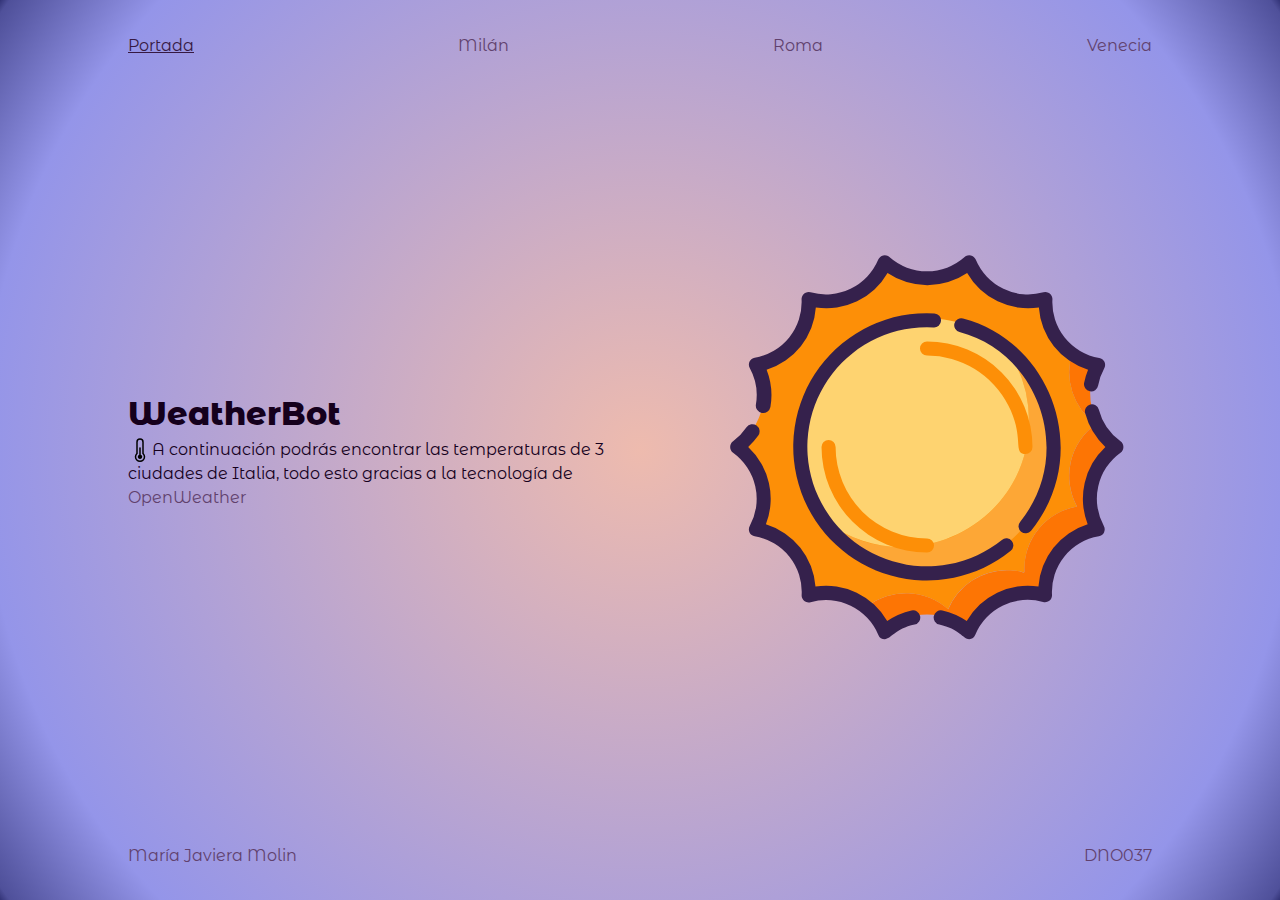
<file: index.html>
<!DOCTYPE html>
<html lang="es">
    <head>
        <meta charset="utf-8" />
        <meta name="viewport" content="width=device-width, initial-scale=1" />
        <meta name="author" content="María Javiera Molin" />
        <meta name="description" content="Diseño y nuevos medios" />
        <title>DNO037</title>
        <link rel="stylesheet" href="style.css" />
    </head>
    <body>
        <div class="container">
            <nav>
                <p><a href="index.html" class="active">Portada</a> <a href="page.html?x=1">Milán</a> <a href="page.html?x=2">Roma</a> <a href="page.html?x=3">Venecia</a></p>
            </nav>
            <main>
                <div>
                    <h1>WeatherBot</h1>
                    <p>A continuación podrás encontrar las temperaturas de 3 ciudades de Italia, todo esto gracias a la tecnología de <a href="https://openweathermap.org/api">OpenWeather</a></p>
                </div>
                <div>
                    <img id="solcito" src="images/sun.svg" />
                </div>
            </main>
            <footer>
                <p><a href="https://github.com/javimolin-uc">María Javiera Molin</a> <a href="#">DNO037</a></p>
            </footer>
        </div>
    </body>
</html>
</file>
<file: style.css>
@charset "UTF-8";

@import url("https://fonts.googleapis.com/css2?family=Montserrat+Alternates:wght@400;800&display=swap");

* {
    margin: 0;
    padding: 0;
    font-weight: 400;
}

html,
body {
    min-height: 100%;
}

body {
    font-family: "Montserrat Alternates", sans-serif;
    background: radial-gradient(circle, rgba(238, 187, 174, 1) 0%, rgba(148, 149, 233, 1) 84%, rgba(79, 80, 154, 1) 99%, rgba(24, 25, 101, 0.8869922969187675) 100%);

    color: #15001c;
}

h1 {
    font-weight: 800;
}

a {
    color: #61416d;
    text-decoration: none;
}

a:hover,
a.active {
    color: #361942;
    transition: color ease 0.5s;
}

div.container {
    width: 80vw;
    margin: 0 auto;

}

nav,
footer {
    width: 100%;
    min-height: 10vh;
    display: flex;
}

nav p,
footer p {
    width: 100%;
    display: flex;
    justify-content: space-between;
    margin: auto;
}

.active {
    text-decoration: underline;
    color: black;
}

main {
    display: flex;
    flex-direction: row;
    flex-wrap: wrap;
    height: 80vh;
}

main div {
    width: 50%;
    margin: auto;
    line-height: 1.5;
    text-align: right;
}

main div p {
    background-image: url("images/temperature.svg");
    background-size: 1.5rem 3rem;
    background-repeat: no-repeat;
    background-position: 0 -0.74rem;
    text-indent: 1.5rem;
}

main div p:hover {
    opacity: 0.2;
}

main div h1,
main div p {
    text-align: left;
}






@keyframes nombre {
    0% {
        transform: rotate(0.1turn);
        transform-origin: center center;
    }
    100% {
        transform: rotate(0.9turn);
        transform-origin: center center;
    }
}

#solcito {
    height: 50vh;
    width: auto;
    margin: 0 auto;
    animation: nombre 2s alternate infinite;
}



@keyframes nana {
    0% {
        transform: rotate(40deg);
        transform-origin: center center;
    }
    100% {
        transform: rotate(19deg);
        transform-origin: center center;
    }
}

main img {
    height: 50vh;
    width: auto;
    margin: 0 auto;
    animation: 3s linear 1s infinite alternate nana;
}








@media (orientation: portrait) {
    main {
        display: flex;
        flex-direction: row;
        flex-wrap: wrap;
        height: auto;
        min-height: 80vh;
    }

    main div {
        width: 100%;
        margin: auto;
        line-height: 1.5;
        text-align: center;
    }

    main div p {
        background-image: url("data:image/svg+xml,%3Csvg xmlns='http://www.w3.org/2000/svg' fill='%2361416d' class='bi bi-robot' viewBox='0 0 16 16'%3E%3Cpath d='M6 12.5a.5.5 0 0 1 .5-.5h3a.5.5 0 0 1 0 1h-3a.5.5 0 0 1-.5-.5ZM3 8.062C3 6.76 4.235 5.765 5.53 5.886a26.58 26.58 0 0 0 4.94 0C11.765 5.765 13 6.76 13 8.062v1.157a.933.933 0 0 1-.765.935c-.845.147-2.34.346-4.235.346-1.895 0-3.39-.2-4.235-.346A.933.933 0 0 1 3 9.219V8.062Zm4.542-.827a.25.25 0 0 0-.217.068l-.92.9a24.767 24.767 0 0 1-1.871-.183.25.25 0 0 0-.068.495c.55.076 1.232.149 2.02.193a.25.25 0 0 0 .189-.071l.754-.736.847 1.71a.25.25 0 0 0 .404.062l.932-.97a25.286 25.286 0 0 0 1.922-.188.25.25 0 0 0-.068-.495c-.538.074-1.207.145-1.98.189a.25.25 0 0 0-.166.076l-.754.785-.842-1.7a.25.25 0 0 0-.182-.135Z'/%3E%3Cpath d='M8.5 1.866a1 1 0 1 0-1 0V3h-2A4.5 4.5 0 0 0 1 7.5V8a1 1 0 0 0-1 1v2a1 1 0 0 0 1 1v1a2 2 0 0 0 2 2h10a2 2 0 0 0 2-2v-1a1 1 0 0 0 1-1V9a1 1 0 0 0-1-1v-.5A4.5 4.5 0 0 0 10.5 3h-2V1.866ZM14 7.5V13a1 1 0 0 1-1 1H3a1 1 0 0 1-1-1V7.5A3.5 3.5 0 0 1 5.5 4h5A3.5 3.5 0 0 1 14 7.5Z'/%3E%3C/svg%3E");
        background-size: 2rem 2rem;
        background-repeat: no-repeat;
        background-position: top center;
        padding-top: 3rem;
    }

    main div h1,
    main div p {
        text-align: center;
    }

    main div img {
        max-width: 100vw;
        height: auto;
        margin: 1rem 0;
    }
}
</file>
